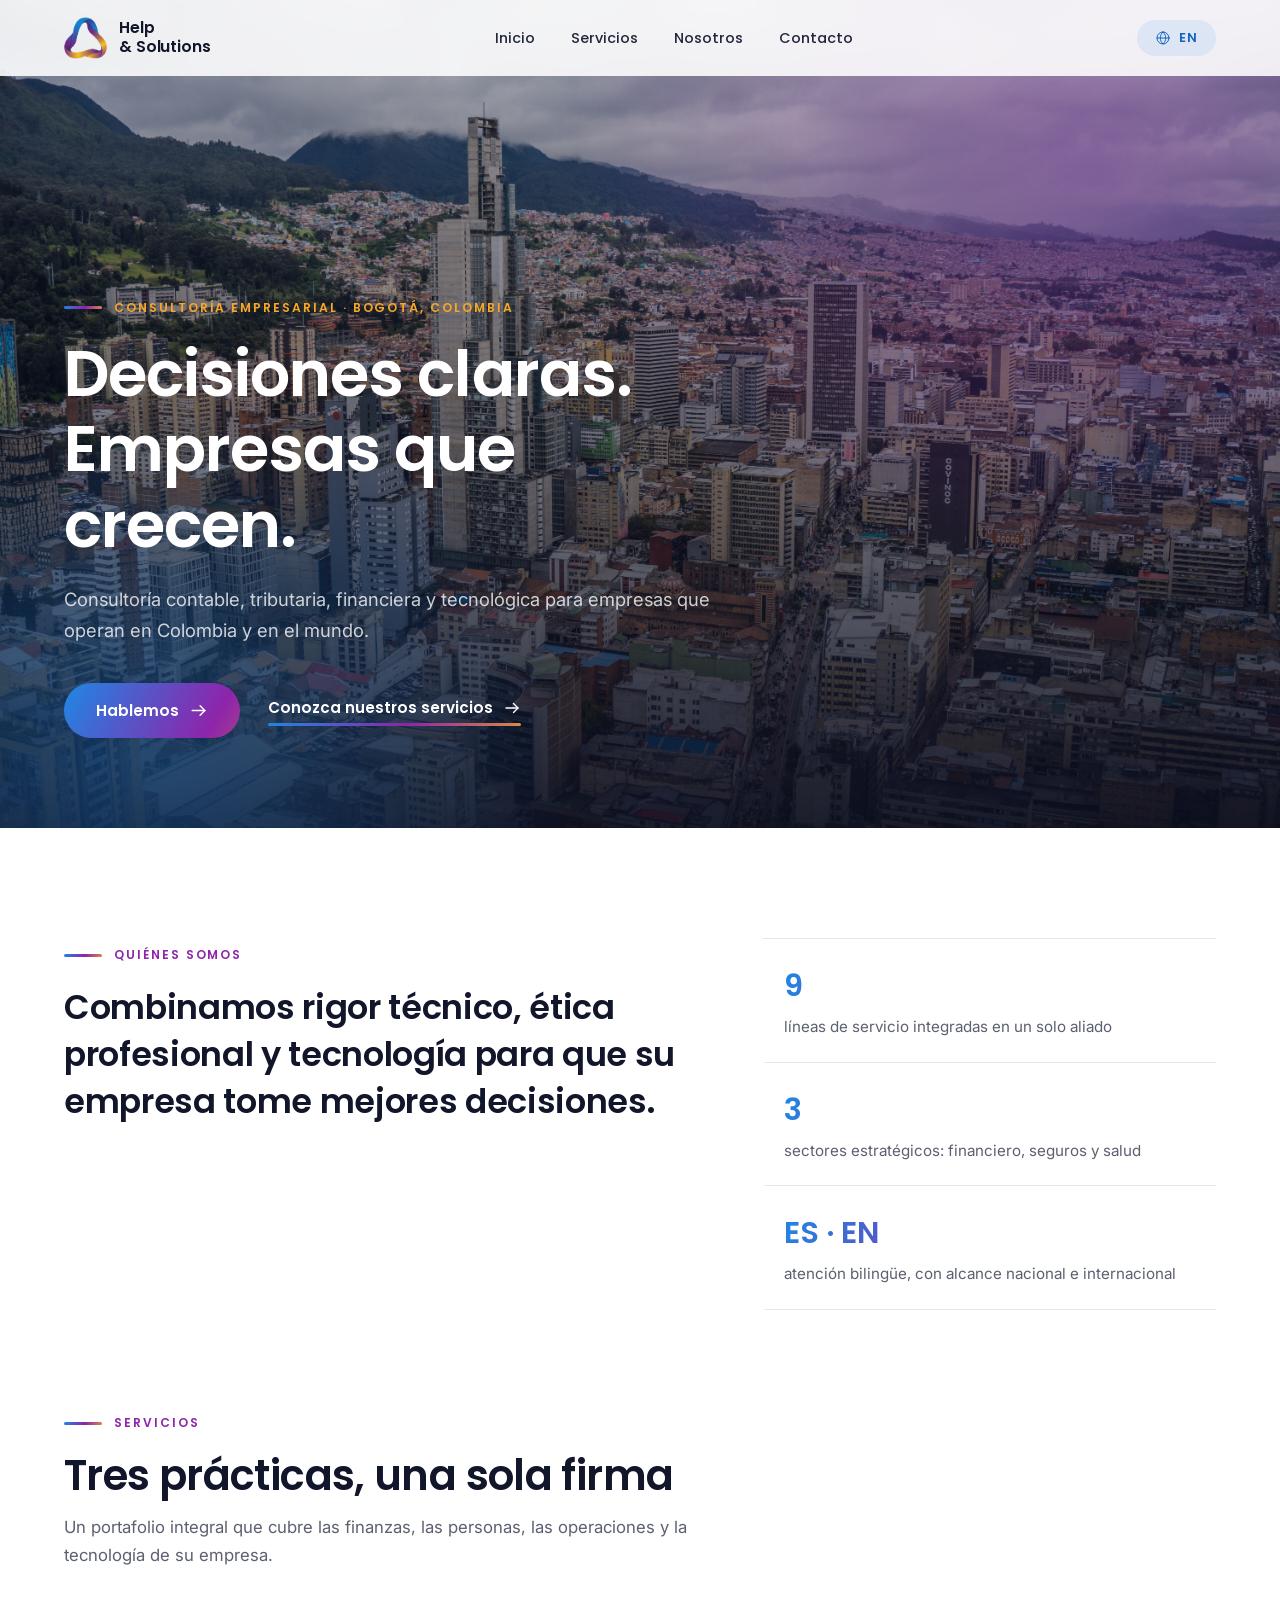
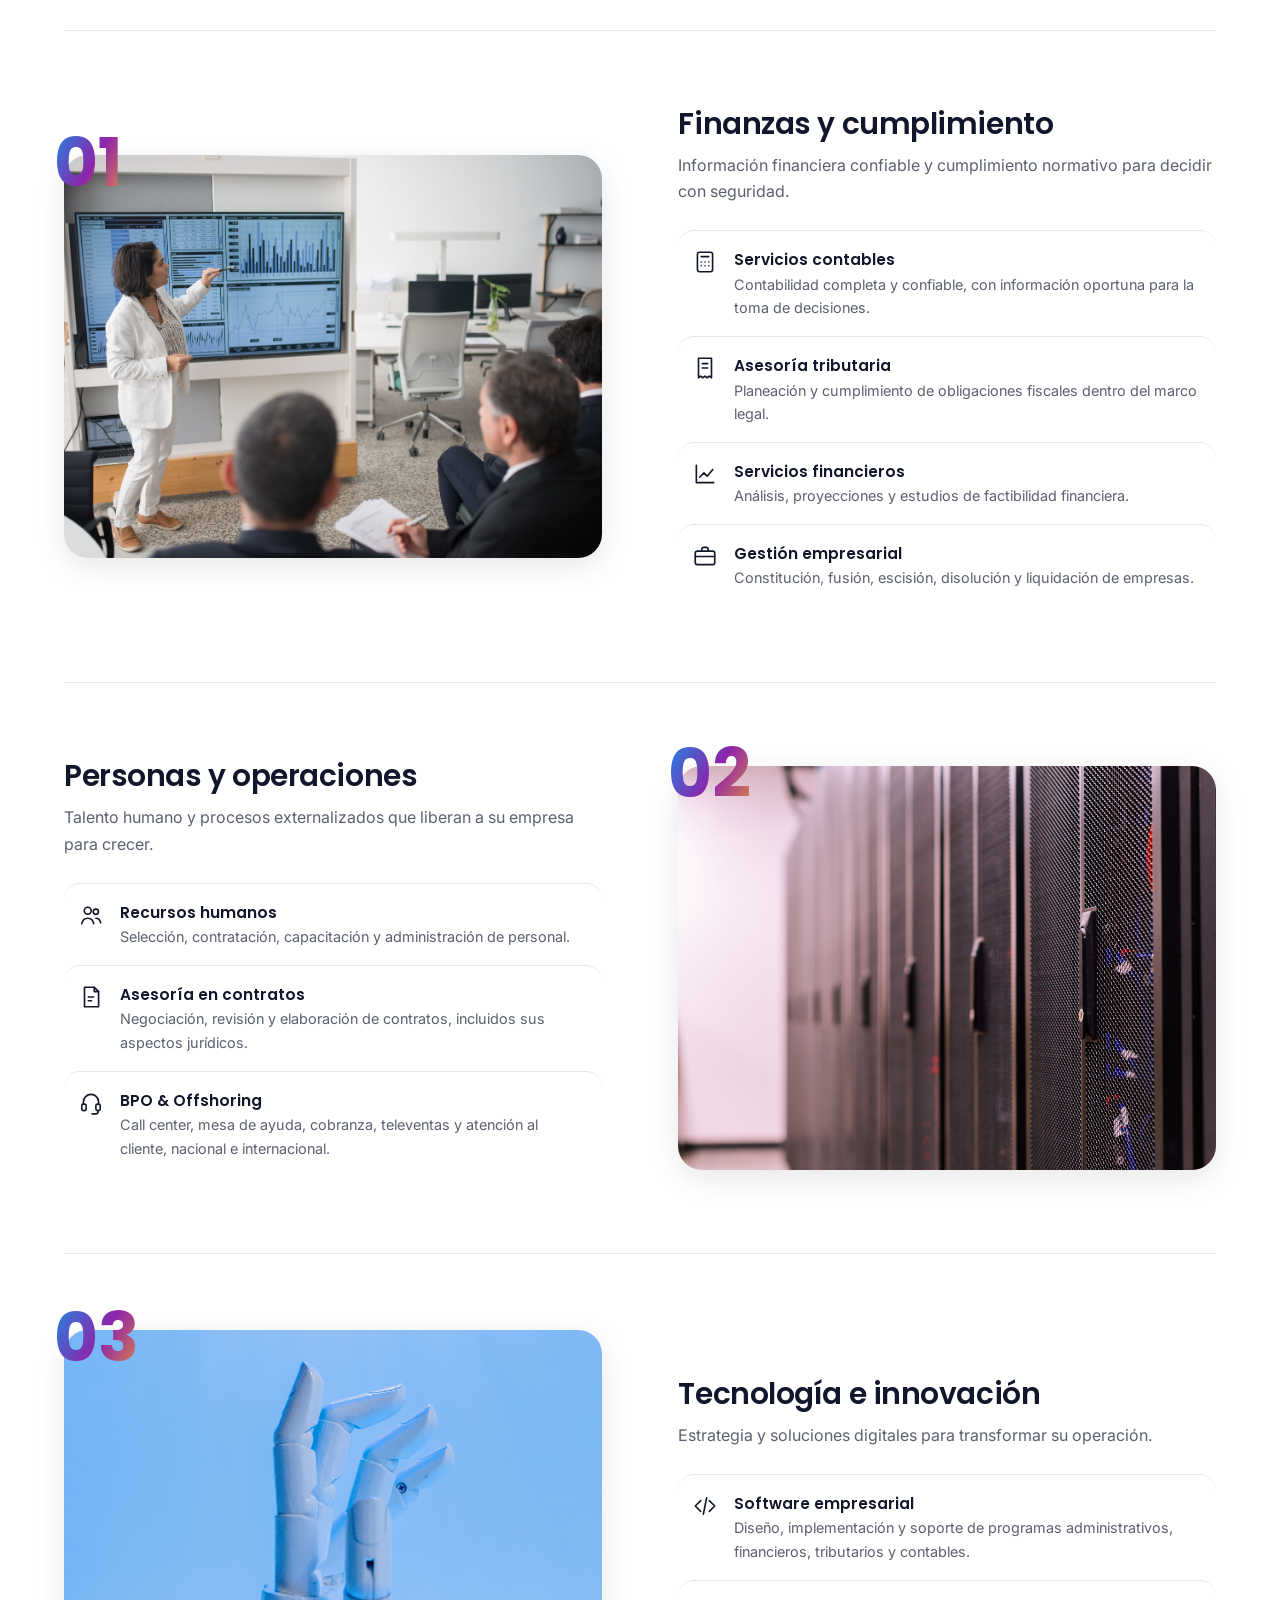
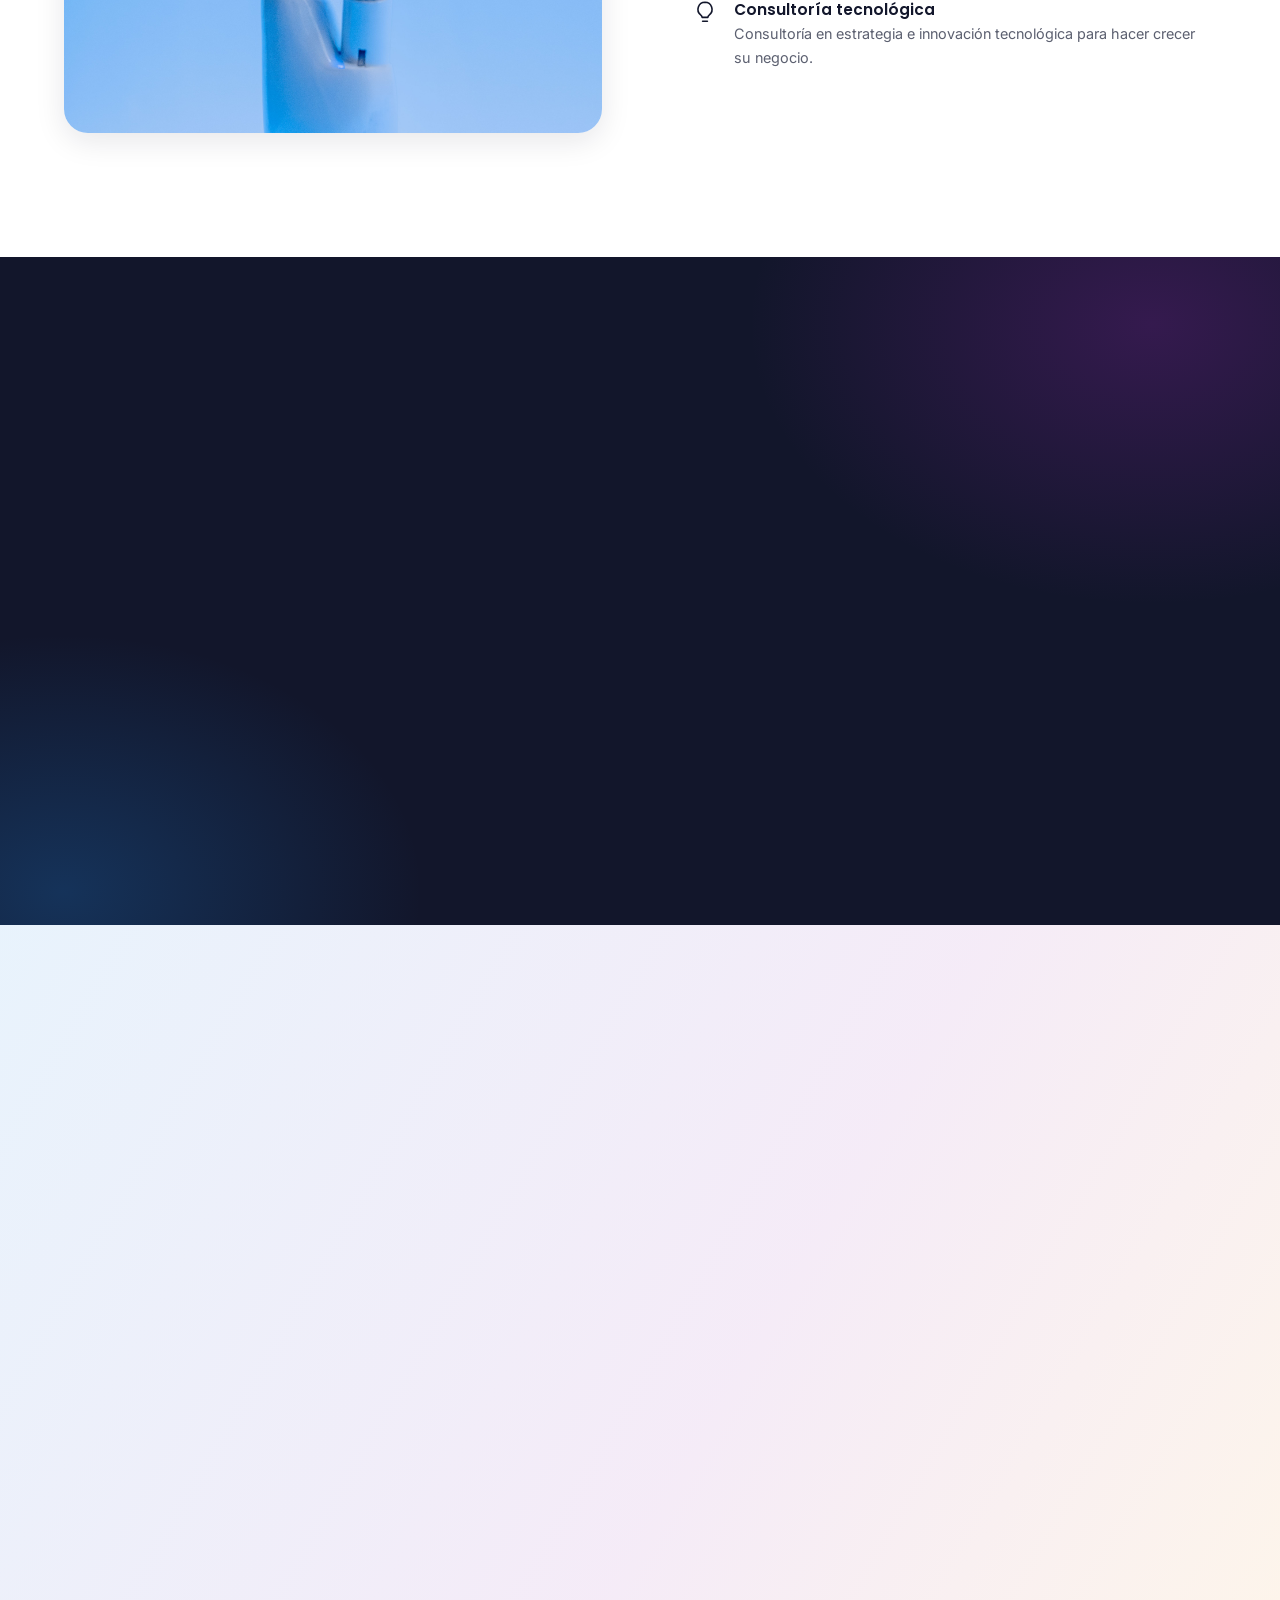
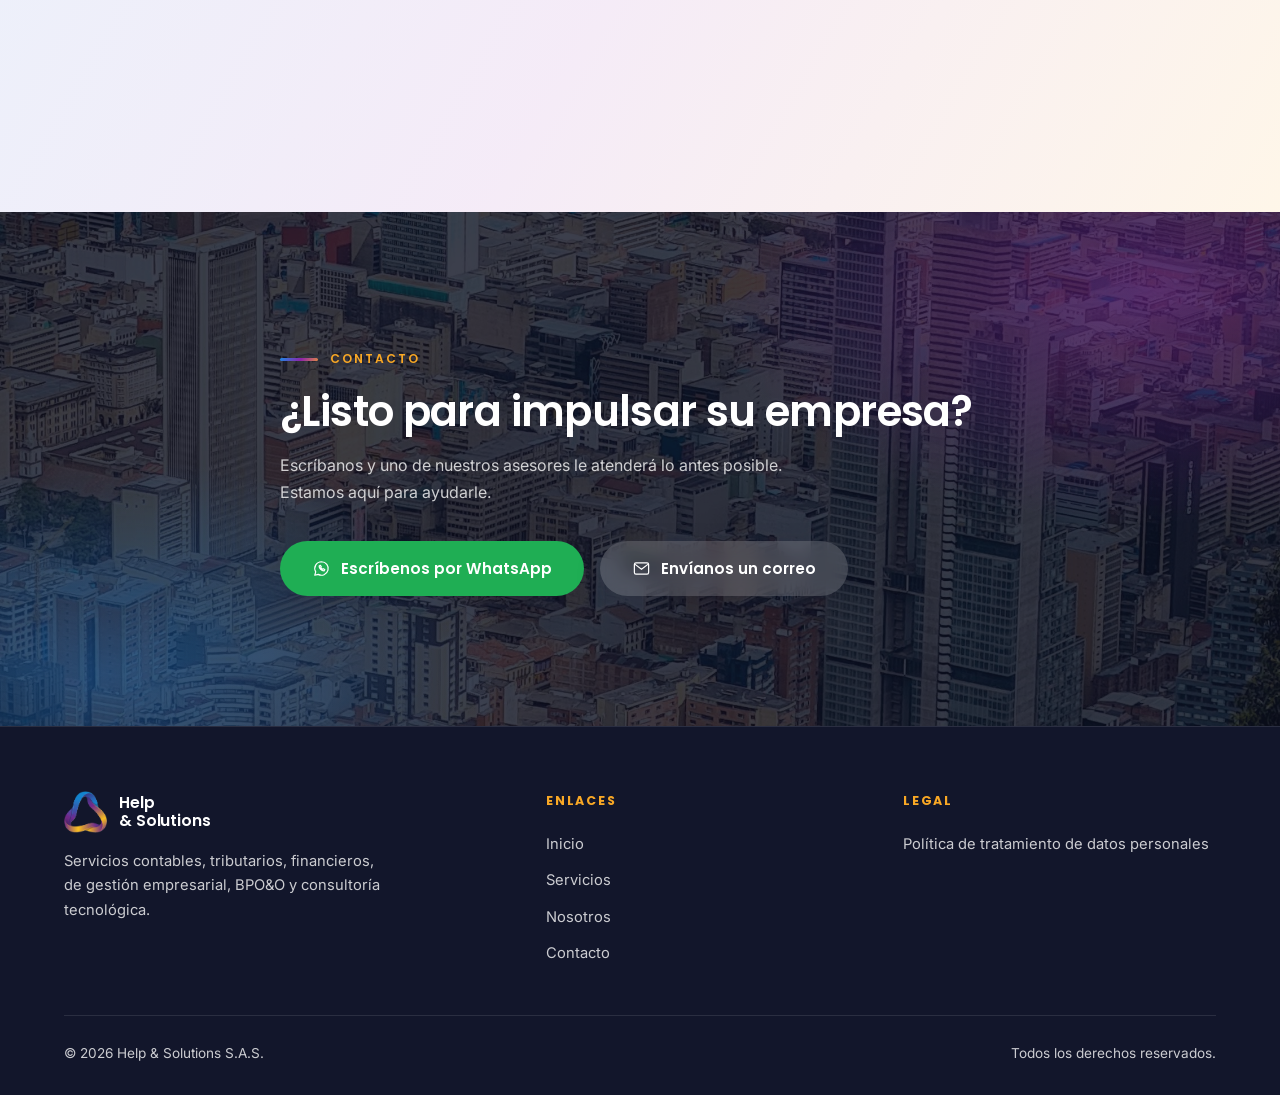
<file: index.html>
<!DOCTYPE html>
<html lang="es">
<head>
  <meta charset="UTF-8" />
  <meta name="viewport" content="width=device-width, initial-scale=1.0" />
  <title>Help &amp; Solutions — Consultoría contable, financiera y tecnológica</title>
  <meta name="description" content="Help & Solutions: consultoría contable, tributaria, financiera, gestión empresarial, BPO&O y tecnología e innovación, desde Bogotá para Colombia y el mundo." />

  <!-- Open Graph -->
  <meta property="og:title" content="Help & Solutions" />
  <meta property="og:description" content="Consultoría contable, tributaria, financiera, BPO&O y tecnología e innovación." />
  <meta property="og:image" content="https://help-and-solutions.com/assets/logo-full.png" />
  <meta property="og:url" content="https://help-and-solutions.com/" />
  <meta property="og:type" content="website" />

  <link rel="icon" type="image/png" href="assets/logo-mark.png" />

  <link rel="preconnect" href="https://fonts.googleapis.com" />
  <link rel="preconnect" href="https://fonts.gstatic.com" crossorigin />
  <link href="https://fonts.googleapis.com/css2?family=Poppins:wght@500;600;700&family=Inter:wght@400;500;600&display=swap" rel="stylesheet" />

  <link rel="stylesheet" href="css/styles.css" />
</head>
<body>

  <!-- ================= NAVBAR ================= -->
  <header class="navbar">
    <div class="container nav-inner">
      <a href="#inicio" class="brand">
        <img src="assets/logo-mark.png" alt="Help & Solutions" />
        <span class="brand-name">Help<br />&amp; Solutions</span>
      </a>

      <nav>
        <ul class="nav-links">
          <li><a href="#inicio" data-i18n="nav.home">Inicio</a></li>
          <li><a href="#servicios" data-i18n="nav.services">Servicios</a></li>
          <li><a href="#nosotros" data-i18n="nav.about">Nosotros</a></li>
          <li><a href="#contacto" data-i18n="nav.contact">Contacto</a></li>
        </ul>
      </nav>

      <div class="topbar-actions">
        <button class="lang-toggle" type="button" aria-label="Cambiar idioma / Switch language">
          <svg class="icon" viewBox="0 0 24 24" fill="none" stroke="currentColor" stroke-width="1.5" stroke-linecap="round" stroke-linejoin="round" aria-hidden="true"><circle cx="12" cy="12" r="9"/><path d="M3 12h18"/><path d="M12 3c2.6 2.5 4 5.6 4 9s-1.4 6.5-4 9c-2.6-2.5-4-5.6-4-9s1.4-6.5 4-9z"/></svg>
          <span class="lang-label">EN</span>
        </button>
        <button class="nav-burger" type="button" aria-label="Menú">
          <svg class="icon" viewBox="0 0 24 24" fill="none" stroke="currentColor" stroke-width="1.8" stroke-linecap="round" aria-hidden="true"><path d="M4 7h16M4 12h16M4 17h16"/></svg>
        </button>
      </div>
    </div>
  </header>

  <!-- ================= HERO ================= -->
  <section class="hero" id="inicio">
    <img class="hero-bg" src="assets/pexels-juan-felipe-ramirez-312591454-19676357.jpg" alt="Panorámica de Bogotá, Colombia" />
    <div class="container">
      <span class="eyebrow light" data-i18n="hero.eyebrow">Consultoría empresarial · Bogotá, Colombia</span>
      <h1 data-i18n="hero.title">Decisiones claras. Empresas que crecen.</h1>
      <p data-i18n="hero.subtitle">Consultoría contable, tributaria, financiera y tecnológica para empresas que operan en Colombia y en el mundo.</p>
      <div class="hero-cta">
        <a href="#contacto" class="btn btn-gold">
          <span data-i18n="hero.cta1">Hablemos</span>
          <svg class="icon" viewBox="0 0 24 24" fill="none" stroke="currentColor" stroke-width="1.8" stroke-linecap="round" stroke-linejoin="round" aria-hidden="true"><path d="M4 12h16"/><path d="M14 6l6 6-6 6"/></svg>
        </a>
        <a href="#servicios" class="arrow-link light">
          <span data-i18n="hero.cta2">Conozca nuestros servicios</span>
          <svg class="icon" viewBox="0 0 24 24" fill="none" stroke="currentColor" stroke-width="1.8" stroke-linecap="round" stroke-linejoin="round" aria-hidden="true"><path d="M4 12h16"/><path d="M14 6l6 6-6 6"/></svg>
        </a>
      </div>
    </div>
  </section>

  <!-- ================= INTRO ================= -->
  <section class="intro">
    <div class="container intro-grid">
      <div class="reveal">
        <span class="eyebrow" data-i18n="intro.eyebrow">Quiénes somos</span>
        <p class="intro-statement" data-i18n="intro.statement">Combinamos rigor técnico, ética profesional y tecnología para que su empresa tome mejores decisiones.</p>
      </div>
      <div class="facts reveal">
        <div class="fact">
          <strong>9</strong>
          <span data-i18n="intro.f1">líneas de servicio integradas en un solo aliado</span>
        </div>
        <div class="fact">
          <strong>3</strong>
          <span data-i18n="intro.f2">sectores estratégicos: financiero, seguros y salud</span>
        </div>
        <div class="fact">
          <strong>ES · EN</strong>
          <span data-i18n="intro.f3">atención bilingüe, con alcance nacional e internacional</span>
        </div>
      </div>
    </div>
  </section>

  <!-- ================= PRACTICES ================= -->
  <section class="practices" id="servicios">
    <div class="container">
      <div class="section-head reveal">
        <span class="eyebrow" data-i18n="services.tag">Servicios</span>
        <h2 class="section-title" data-i18n="services.title">Tres prácticas, una sola firma</h2>
        <p class="section-sub" data-i18n="services.subtitle">Un portafolio integral que cubre las finanzas, las personas, las operaciones y la tecnología de su empresa.</p>
      </div>

      <!-- 01 Finanzas -->
      <article class="practice reveal">
        <div class="practice-media">
          <span class="practice-num">01</span>
          <div class="media-frame"><img src="assets/pexels-kampus-8353802.jpg" alt="Asesora presentando resultados financieros a ejecutivos" /></div>
        </div>
        <div>
          <h3 data-i18n="areas.a1.title">Finanzas y cumplimiento</h3>
          <p data-i18n="areas.a1.desc">Información financiera confiable y cumplimiento normativo para decidir con seguridad.</p>
          <ul class="service-list">
            <li>
              <img src="assets/icons/calculator.svg" alt="" />
              <div>
                <strong data-i18n="services.s1.title">Servicios contables</strong>
                <p data-i18n="services.s1.desc">Contabilidad completa y confiable, con información oportuna para la toma de decisiones.</p>
              </div>
            </li>
            <li>
              <img src="assets/icons/receipt.svg" alt="" />
              <div>
                <strong data-i18n="services.s2.title">Asesoría tributaria</strong>
                <p data-i18n="services.s2.desc">Planeación y cumplimiento de obligaciones fiscales dentro del marco legal.</p>
              </div>
            </li>
            <li>
              <img src="assets/icons/chart-growth.svg" alt="" />
              <div>
                <strong data-i18n="services.s3.title">Servicios financieros</strong>
                <p data-i18n="services.s3.desc">Análisis, proyecciones y estudios de factibilidad financiera.</p>
              </div>
            </li>
            <li>
              <img src="assets/icons/briefcase.svg" alt="" />
              <div>
                <strong data-i18n="services.s4.title">Gestión empresarial</strong>
                <p data-i18n="services.s4.desc">Constitución, fusión, escisión, disolución y liquidación de empresas.</p>
              </div>
            </li>
          </ul>
        </div>
      </article>

      <!-- 02 Personas y operaciones -->
      <article class="practice reveal">
        <div class="practice-media">
          <span class="practice-num">02</span>
          <div class="media-frame"><img src="assets/pexels-brett-sayles-5203849.jpg" alt="Centro de datos con racks de servidores" /></div>
        </div>
        <div>
          <h3 data-i18n="areas.a2.title">Personas y operaciones</h3>
          <p data-i18n="areas.a2.desc">Talento humano y procesos externalizados que liberan a su empresa para crecer.</p>
          <ul class="service-list">
            <li>
              <img src="assets/icons/people.svg" alt="" />
              <div>
                <strong data-i18n="services.s5.title">Recursos humanos</strong>
                <p data-i18n="services.s5.desc">Selección, contratación, capacitación y administración de personal.</p>
              </div>
            </li>
            <li>
              <img src="assets/icons/contract.svg" alt="" />
              <div>
                <strong data-i18n="services.s7.title">Asesoría en contratos</strong>
                <p data-i18n="services.s7.desc">Negociación, revisión y elaboración de contratos, incluidos sus aspectos jurídicos.</p>
              </div>
            </li>
            <li>
              <img src="assets/icons/headset.svg" alt="" />
              <div>
                <strong data-i18n="services.s8.title">BPO &amp; Offshoring</strong>
                <p data-i18n="services.s8.desc">Call center, mesa de ayuda, cobranza, televentas y atención al cliente, nacional e internacional.</p>
              </div>
            </li>
          </ul>
        </div>
      </article>

      <!-- 03 Tecnología -->
      <article class="practice reveal">
        <div class="practice-media">
          <span class="practice-num">03</span>
          <div class="media-frame"><img src="assets/pexels-tara-winstead-8386363.jpg" alt="Mano robótica sobre fondo azul, símbolo de innovación" /></div>
        </div>
        <div>
          <h3 data-i18n="areas.a3.title">Tecnología e innovación</h3>
          <p data-i18n="areas.a3.desc">Estrategia y soluciones digitales para transformar su operación.</p>
          <ul class="service-list">
            <li>
              <img src="assets/icons/code.svg" alt="" />
              <div>
                <strong data-i18n="services.s6.title">Software empresarial</strong>
                <p data-i18n="services.s6.desc">Diseño, implementación y soporte de programas administrativos, financieros, tributarios y contables.</p>
              </div>
            </li>
            <li>
              <img src="assets/icons/lightbulb.svg" alt="" />
              <div>
                <strong data-i18n="services.s9.title">Consultoría tecnológica</strong>
                <p data-i18n="services.s9.desc">Consultoría en estrategia e innovación tecnológica para hacer crecer su negocio.</p>
              </div>
            </li>
          </ul>
        </div>
      </article>
    </div>
  </section>

  <!-- ================= VALUES ================= -->
  <section class="values on-dark">
    <div class="container">
      <div class="section-head reveal">
        <span class="eyebrow" data-i18n="values.tag">Nuestros principios</span>
        <h2 class="section-title" data-i18n="values.title">Principios que guían nuestro trabajo</h2>
      </div>
      <div class="values-grid">
        <div class="value reveal"><strong data-i18n="values.v1">Calidad</strong><span data-i18n="values.v1d">En cada entregable y en cada interacción.</span></div>
        <div class="value reveal"><strong data-i18n="values.v2">Ética profesional</strong><span data-i18n="values.v2d">Actuamos con integridad y transparencia.</span></div>
        <div class="value reveal"><strong data-i18n="values.v3">Eficacia</strong><span data-i18n="values.v3d">Resultados que cumplen lo prometido.</span></div>
        <div class="value reveal"><strong data-i18n="values.v4">Eficiencia</strong><span data-i18n="values.v4d">Procesos que optimizan tiempo y recursos.</span></div>
        <div class="value reveal"><strong data-i18n="values.v5">Honestidad</strong><span data-i18n="values.v5d">Relaciones basadas en la confianza.</span></div>
        <div class="value reveal"><strong data-i18n="values.v6">Cumplimiento</strong><span data-i18n="values.v6d">Rigor normativo y compromiso con los plazos.</span></div>
      </div>
    </div>
  </section>

  <!-- ================= ABOUT ================= -->
  <section class="about" id="nosotros">
    <div class="container about-inner">
      <div class="about-media reveal">
        <img src="assets/pexels-mikhail-nilov-7988207.jpg" alt="Equipo de trabajo en reunión frente a pantalla con datos" />
      </div>
      <div class="about-text reveal">
        <span class="eyebrow" data-i18n="about.tag">Nosotros</span>
        <h2 class="section-title" data-i18n="about.title">Su aliado estratégico en Colombia y el mundo</h2>
        <p data-i18n="about.p1">En Help & Solutions prestamos servicios contables, de asesoría tributaria, financieros y de gestión empresarial, así como servicios de BPO&O (Business Process Outsourcing & Offshoring) a nivel nacional e internacional.</p>
        <p data-i18n="about.p2">Contribuimos al crecimiento de la profesión a través de la actualización, capacitación e investigación constante, logrando pleno equilibrio entre rentabilidad y beneficio para nuestros clientes.</p>
        <div class="about-badges">
          <span class="badge" data-i18n="about.b1">Sector financiero</span>
          <span class="badge" data-i18n="about.b2">Sector seguros</span>
          <span class="badge" data-i18n="about.b3">Sector salud</span>
          <span class="badge" data-i18n="about.b4">Alcance internacional</span>
        </div>
      </div>
    </div>
  </section>

  <!-- ================= CONTACT ================= -->
  <section class="contact" id="contacto">
    <img class="contact-bg" src="assets/pexels-naldoandando-13834665.jpg" alt="" aria-hidden="true" />
    <div class="container">
      <span class="eyebrow light" data-i18n="contact.tag">Contacto</span>
      <h2 data-i18n="contact.title">¿Listo para impulsar su empresa?</h2>
      <p data-i18n="contact.subtitle">Escríbanos y uno de nuestros asesores le atenderá lo antes posible. Estamos aquí para ayudarle.</p>
      <div class="contact-actions">
        <!-- TODO: reemplazar 573000000000 por el número real de WhatsApp (código país + número, sin espacios ni +) -->
        <a class="btn btn-whatsapp" href="https://wa.me/573332436907" target="_blank" rel="noopener">
          <svg class="icon" viewBox="0 0 24 24" fill="none" stroke="currentColor" stroke-width="1.5" stroke-linecap="round" stroke-linejoin="round" aria-hidden="true"><path d="M12 3.5a8.5 8.5 0 0 0-7.3 12.8L3.5 20.5l4.3-1.1A8.5 8.5 0 1 0 12 3.5z"/><path d="M9 8.8c0 3.4 2.8 6.2 6.2 6.2l.9-1.6-2-1.2-1 .9a4.7 4.7 0 0 1-2.2-2.2l.9-1-1.2-2L9 8.8z"/></svg>
          <span data-i18n="contact.whatsapp">Escríbenos por WhatsApp</span>
        </a>
        <a class="btn btn-ghost" href="mailto:contactenos@help-and-solutions.com">
          <svg class="icon" viewBox="0 0 24 24" fill="none" stroke="currentColor" stroke-width="1.5" stroke-linecap="round" stroke-linejoin="round" aria-hidden="true"><rect x="3" y="5" width="18" height="14" rx="2"/><path d="M3.5 6.5L12 13l8.5-6.5"/></svg>
          <span data-i18n="contact.email">Envíanos un correo</span>
        </a>
      </div>
    </div>
  </section>

  <!-- ================= FOOTER ================= -->
  <footer class="footer">
    <div class="container">
      <div class="footer-grid">
        <div>
          <a href="#inicio" class="brand" style="color:#fff;">
            <img src="assets/logo-mark.png" alt="Help & Solutions" />
            <span class="brand-name">Help<br />&amp; Solutions</span>
          </a>
          <p class="footer-about" data-i18n="footer.about">Servicios contables, tributarios, financieros, de gestión empresarial, BPO&O y consultoría tecnológica.</p>
        </div>
        <div>
          <h4 data-i18n="footer.links">Enlaces</h4>
          <ul>
            <li><a href="#inicio" data-i18n="nav.home">Inicio</a></li>
            <li><a href="#servicios" data-i18n="nav.services">Servicios</a></li>
            <li><a href="#nosotros" data-i18n="nav.about">Nosotros</a></li>
            <li><a href="#contacto" data-i18n="nav.contact">Contacto</a></li>
          </ul>
        </div>
        <div>
          <h4 data-i18n="footer.legal">Legal</h4>
          <ul>
            <li><a href="politica-datos.html" data-i18n="footer.policy">Política de tratamiento de datos personales</a></li>
          </ul>
        </div>
      </div>
      <div class="footer-bottom">
        <span>© 2026 Help &amp; Solutions S.A.S.</span>
        <span data-i18n="footer.rights">Todos los derechos reservados.</span>
      </div>
    </div>
  </footer>

  <script src="js/main.js"></script>
</body>
</html>
</file>
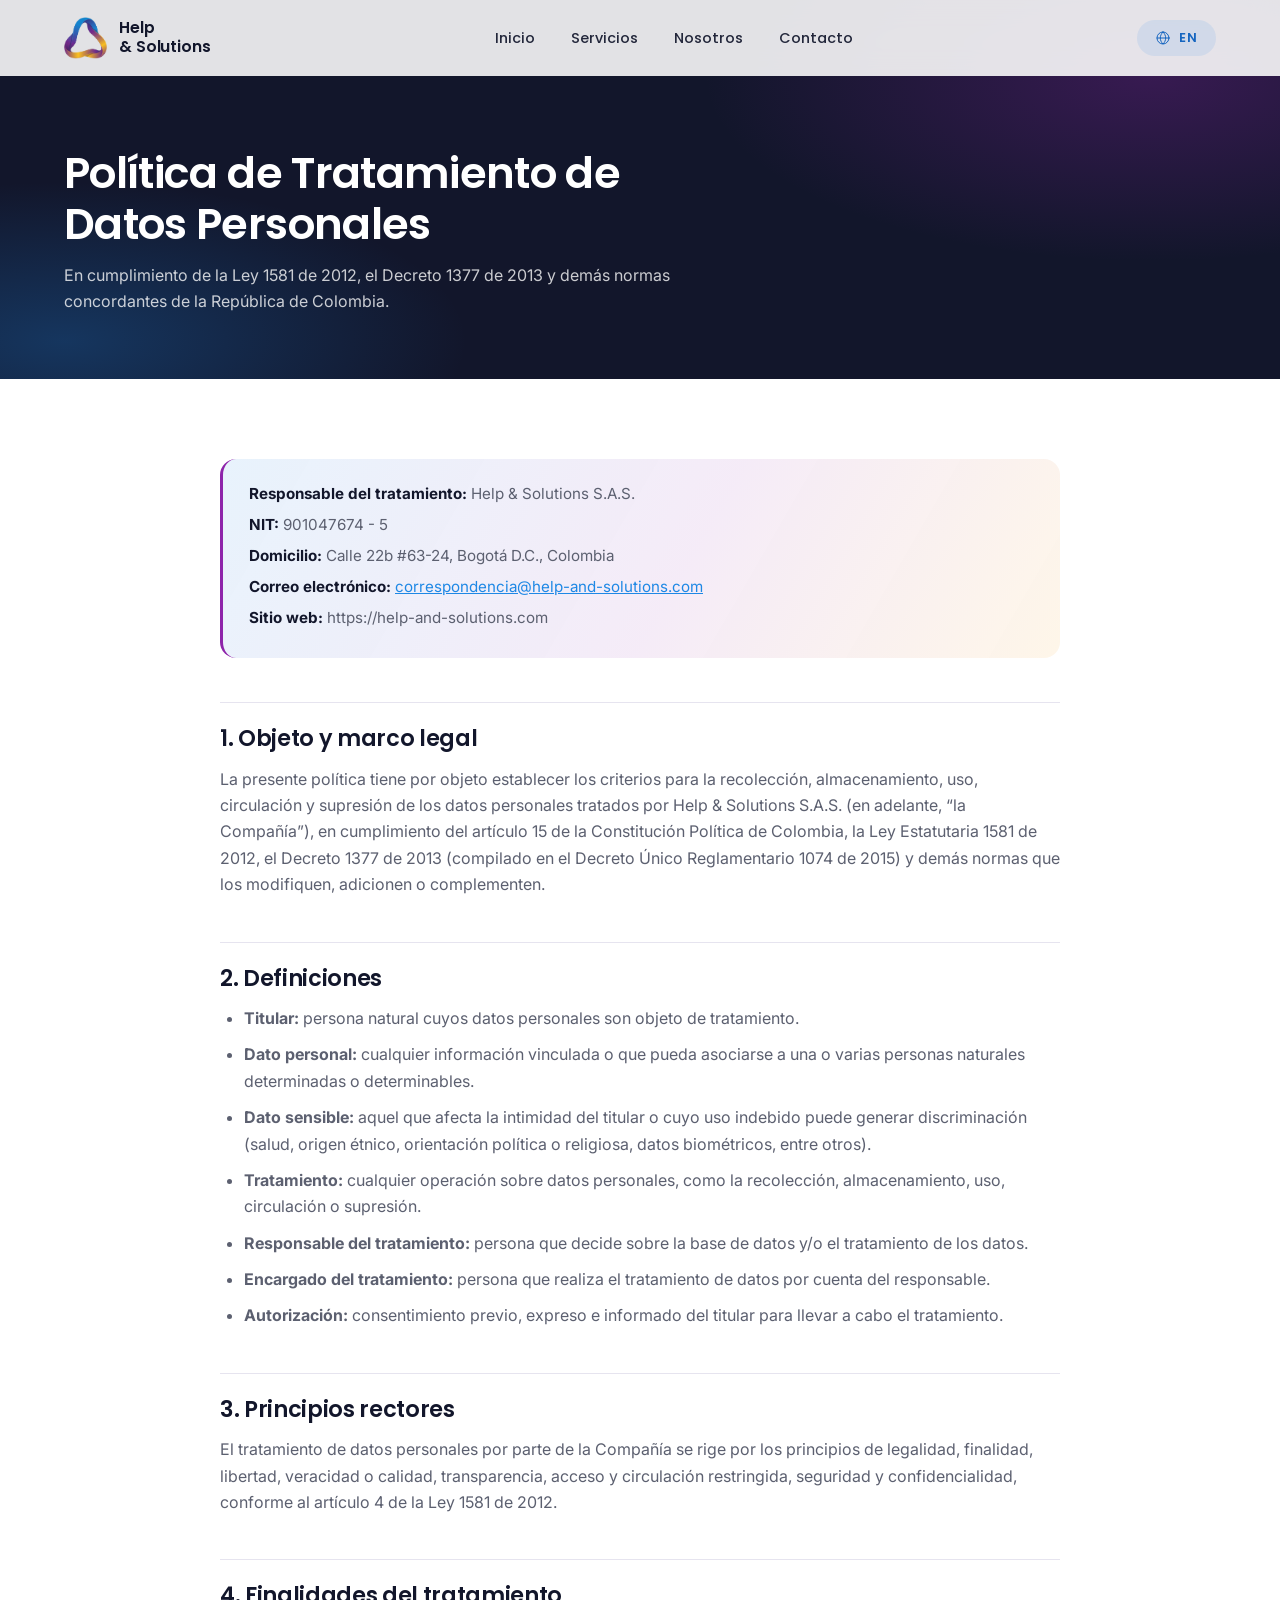
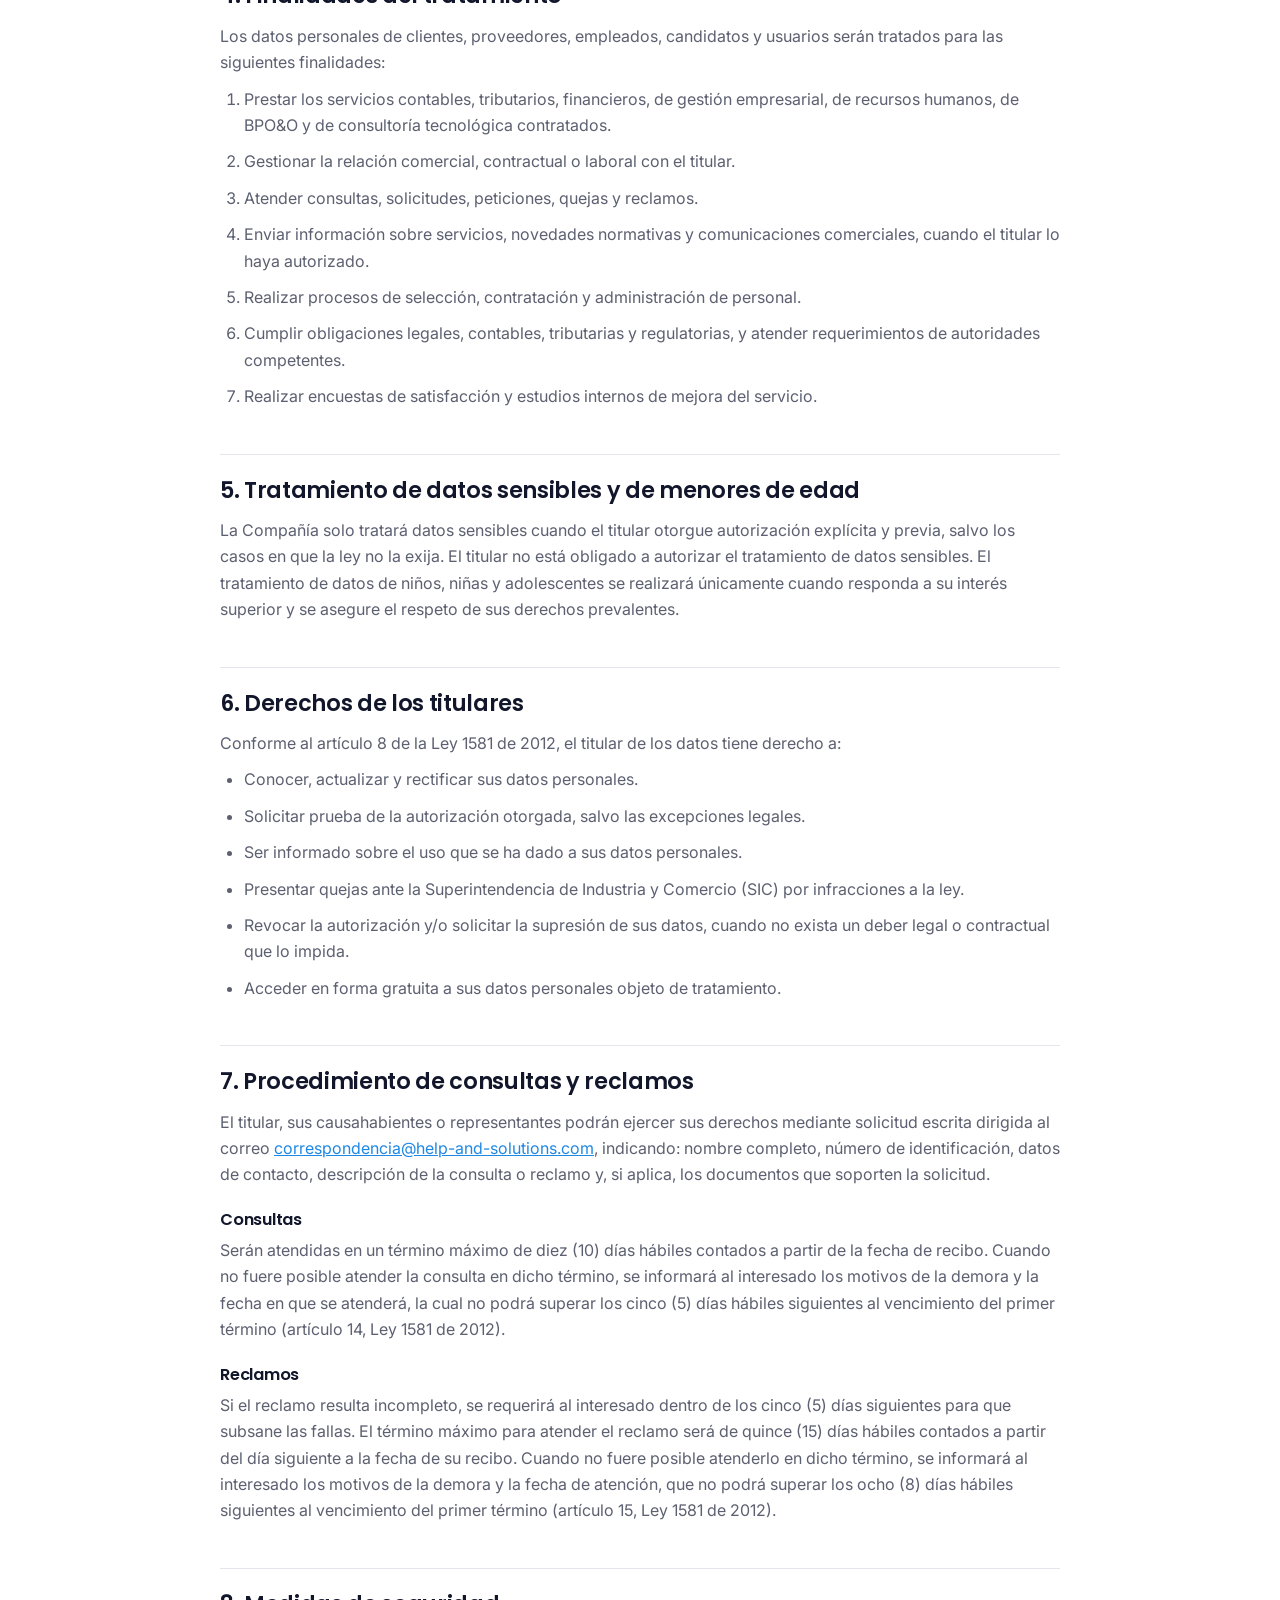
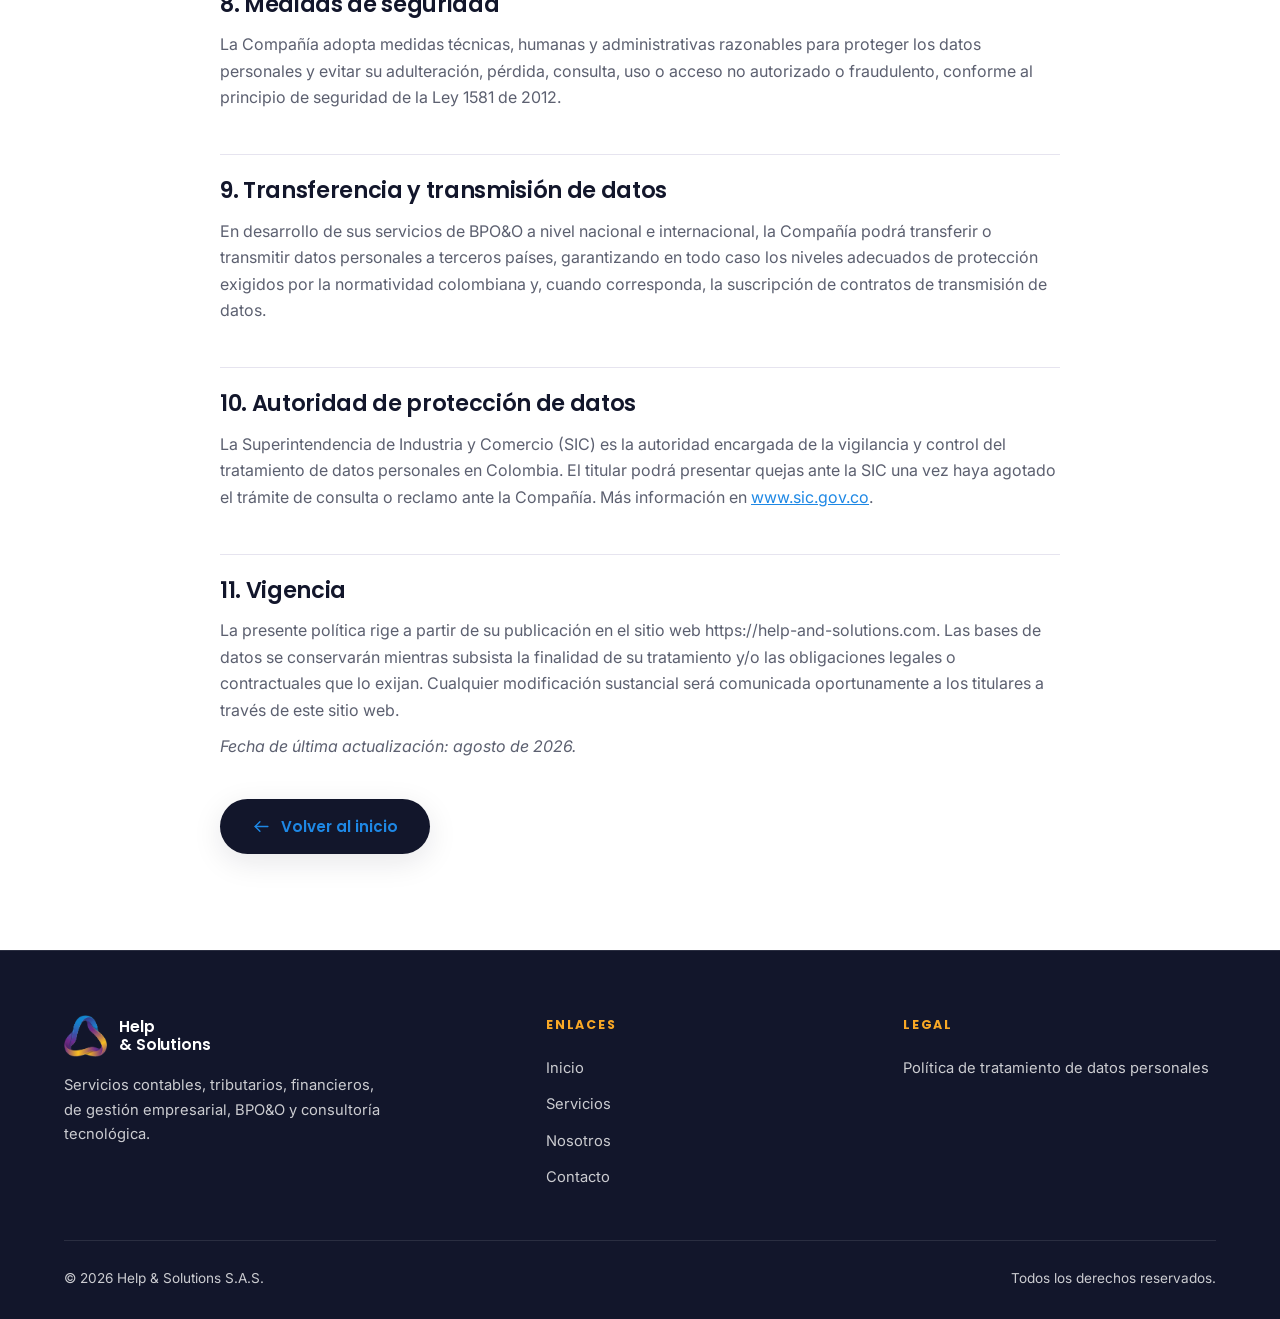
<file: politica-datos.html>
<!DOCTYPE html>
<html lang="es">
<head>
  <meta charset="UTF-8" />
  <meta name="viewport" content="width=device-width, initial-scale=1.0" />
  <title>Política de Tratamiento de Datos Personales - Help &amp; Solutions</title>
  <meta name="description" content="Política de tratamiento de datos personales de Help & Solutions S.A.S., conforme a la Ley 1581 de 2012 y el Decreto 1377 de 2013 de Colombia." />

  <link rel="icon" type="image/png" href="assets/logo-mark.png" />

  <link rel="preconnect" href="https://fonts.googleapis.com" />
  <link rel="preconnect" href="https://fonts.gstatic.com" crossorigin />
  <link href="https://fonts.googleapis.com/css2?family=Poppins:wght@500;600;700&family=Inter:wght@400;500;600&display=swap" rel="stylesheet" />

  <link rel="stylesheet" href="css/styles.css" />
</head>
<body>

  <!-- ================= NAVBAR ================= -->
  <header class="navbar">
    <div class="container nav-inner">
      <a href="index.html" class="brand">
        <img src="assets/logo-mark.png" alt="Help & Solutions" />
        <span class="brand-name">Help<br />&amp; Solutions</span>
      </a>

      <nav>
        <ul class="nav-links">
          <li><a href="index.html" data-i18n="nav.home">Inicio</a></li>
          <li><a href="index.html#servicios" data-i18n="nav.services">Servicios</a></li>
          <li><a href="index.html#nosotros" data-i18n="nav.about">Nosotros</a></li>
          <li><a href="index.html#contacto" data-i18n="nav.contact">Contacto</a></li>
        </ul>
      </nav>

      <div class="topbar-actions">
        <button class="lang-toggle" type="button" aria-label="Cambiar idioma / Switch language">
          <svg class="icon" viewBox="0 0 24 24" fill="none" stroke="currentColor" stroke-width="1.5" stroke-linecap="round" stroke-linejoin="round" aria-hidden="true"><circle cx="12" cy="12" r="9"/><path d="M3 12h18"/><path d="M12 3c2.6 2.5 4 5.6 4 9s-1.4 6.5-4 9c-2.6-2.5-4-5.6-4-9s1.4-6.5 4-9z"/></svg>
          <span class="lang-label">EN</span>
        </button>
        <button class="nav-burger" type="button" aria-label="Menú">
          <svg class="icon" viewBox="0 0 24 24" fill="none" stroke="currentColor" stroke-width="1.8" stroke-linecap="round" aria-hidden="true"><path d="M4 7h16M4 12h16M4 17h16"/></svg>
        </button>
      </div>
    </div>
  </header>

  <!-- ================= HERO ================= -->
  <section class="policy-hero">
    <div class="container">
      <h1 data-i18n="policy.title">Política de Tratamiento de Datos Personales</h1>
      <p data-i18n="policy.subtitle">En cumplimiento de la Ley 1581 de 2012, el Decreto 1377 de 2013 y demás normas concordantes de la República de Colombia.</p>
    </div>
  </section>

  <!-- ================= BODY (ES) ================= -->
  <main class="policy-body">
    <div class="container" data-lang-block="es">

      <div class="policy-meta">
        <p><strong>Responsable del tratamiento:</strong> Help &amp; Solutions S.A.S.</p>
        <p><strong>NIT:</strong> 901047674 - 5</p>
        <p><strong>Domicilio:</strong> Calle 22b #63-24, Bogotá D.C., Colombia</p>
        <p><strong>Correo electrónico:</strong> <a href="mailto:correspondencia@help-and-solutions.com">correspondencia@help-and-solutions.com</a></p>
        <p><strong>Sitio web:</strong> https://help-and-solutions.com</p>
      </div>

      <h2>1. Objeto y marco legal</h2>
      <p>La presente política tiene por objeto establecer los criterios para la recolección, almacenamiento, uso, circulación y supresión de los datos personales tratados por Help &amp; Solutions S.A.S. (en adelante, “la Compañía”), en cumplimiento del artículo 15 de la Constitución Política de Colombia, la Ley Estatutaria 1581 de 2012, el Decreto 1377 de 2013 (compilado en el Decreto Único Reglamentario 1074 de 2015) y demás normas que los modifiquen, adicionen o complementen.</p>

      <h2>2. Definiciones</h2>
      <ul>
        <li><strong>Titular:</strong> persona natural cuyos datos personales son objeto de tratamiento.</li>
        <li><strong>Dato personal:</strong> cualquier información vinculada o que pueda asociarse a una o varias personas naturales determinadas o determinables.</li>
        <li><strong>Dato sensible:</strong> aquel que afecta la intimidad del titular o cuyo uso indebido puede generar discriminación (salud, origen étnico, orientación política o religiosa, datos biométricos, entre otros).</li>
        <li><strong>Tratamiento:</strong> cualquier operación sobre datos personales, como la recolección, almacenamiento, uso, circulación o supresión.</li>
        <li><strong>Responsable del tratamiento:</strong> persona que decide sobre la base de datos y/o el tratamiento de los datos.</li>
        <li><strong>Encargado del tratamiento:</strong> persona que realiza el tratamiento de datos por cuenta del responsable.</li>
        <li><strong>Autorización:</strong> consentimiento previo, expreso e informado del titular para llevar a cabo el tratamiento.</li>
      </ul>

      <h2>3. Principios rectores</h2>
      <p>El tratamiento de datos personales por parte de la Compañía se rige por los principios de legalidad, finalidad, libertad, veracidad o calidad, transparencia, acceso y circulación restringida, seguridad y confidencialidad, conforme al artículo 4 de la Ley 1581 de 2012.</p>

      <h2>4. Finalidades del tratamiento</h2>
      <p>Los datos personales de clientes, proveedores, empleados, candidatos y usuarios serán tratados para las siguientes finalidades:</p>
      <ol>
        <li>Prestar los servicios contables, tributarios, financieros, de gestión empresarial, de recursos humanos, de BPO&amp;O y de consultoría tecnológica contratados.</li>
        <li>Gestionar la relación comercial, contractual o laboral con el titular.</li>
        <li>Atender consultas, solicitudes, peticiones, quejas y reclamos.</li>
        <li>Enviar información sobre servicios, novedades normativas y comunicaciones comerciales, cuando el titular lo haya autorizado.</li>
        <li>Realizar procesos de selección, contratación y administración de personal.</li>
        <li>Cumplir obligaciones legales, contables, tributarias y regulatorias, y atender requerimientos de autoridades competentes.</li>
        <li>Realizar encuestas de satisfacción y estudios internos de mejora del servicio.</li>
      </ol>

      <h2>5. Tratamiento de datos sensibles y de menores de edad</h2>
      <p>La Compañía solo tratará datos sensibles cuando el titular otorgue autorización explícita y previa, salvo los casos en que la ley no la exija. El titular no está obligado a autorizar el tratamiento de datos sensibles. El tratamiento de datos de niños, niñas y adolescentes se realizará únicamente cuando responda a su interés superior y se asegure el respeto de sus derechos prevalentes.</p>

      <h2>6. Derechos de los titulares</h2>
      <p>Conforme al artículo 8 de la Ley 1581 de 2012, el titular de los datos tiene derecho a:</p>
      <ul>
        <li>Conocer, actualizar y rectificar sus datos personales.</li>
        <li>Solicitar prueba de la autorización otorgada, salvo las excepciones legales.</li>
        <li>Ser informado sobre el uso que se ha dado a sus datos personales.</li>
        <li>Presentar quejas ante la Superintendencia de Industria y Comercio (SIC) por infracciones a la ley.</li>
        <li>Revocar la autorización y/o solicitar la supresión de sus datos, cuando no exista un deber legal o contractual que lo impida.</li>
        <li>Acceder en forma gratuita a sus datos personales objeto de tratamiento.</li>
      </ul>

      <h2>7. Procedimiento de consultas y reclamos</h2>
      <p>El titular, sus causahabientes o representantes podrán ejercer sus derechos mediante solicitud escrita dirigida al correo <a href="mailto:correspondencia@help-and-solutions.com">correspondencia@help-and-solutions.com</a>, indicando: nombre completo, número de identificación, datos de contacto, descripción de la consulta o reclamo y, si aplica, los documentos que soporten la solicitud.</p>
      <h3>Consultas</h3>
      <p>Serán atendidas en un término máximo de diez (10) días hábiles contados a partir de la fecha de recibo. Cuando no fuere posible atender la consulta en dicho término, se informará al interesado los motivos de la demora y la fecha en que se atenderá, la cual no podrá superar los cinco (5) días hábiles siguientes al vencimiento del primer término (artículo 14, Ley 1581 de 2012).</p>
      <h3>Reclamos</h3>
      <p>Si el reclamo resulta incompleto, se requerirá al interesado dentro de los cinco (5) días siguientes para que subsane las fallas. El término máximo para atender el reclamo será de quince (15) días hábiles contados a partir del día siguiente a la fecha de su recibo. Cuando no fuere posible atenderlo en dicho término, se informará al interesado los motivos de la demora y la fecha de atención, que no podrá superar los ocho (8) días hábiles siguientes al vencimiento del primer término (artículo 15, Ley 1581 de 2012).</p>

      <h2>8. Medidas de seguridad</h2>
      <p>La Compañía adopta medidas técnicas, humanas y administrativas razonables para proteger los datos personales y evitar su adulteración, pérdida, consulta, uso o acceso no autorizado o fraudulento, conforme al principio de seguridad de la Ley 1581 de 2012.</p>

      <h2>9. Transferencia y transmisión de datos</h2>
      <p>En desarrollo de sus servicios de BPO&amp;O a nivel nacional e internacional, la Compañía podrá transferir o transmitir datos personales a terceros países, garantizando en todo caso los niveles adecuados de protección exigidos por la normatividad colombiana y, cuando corresponda, la suscripción de contratos de transmisión de datos.</p>

      <h2>10. Autoridad de protección de datos</h2>
      <p>La Superintendencia de Industria y Comercio (SIC) es la autoridad encargada de la vigilancia y control del tratamiento de datos personales en Colombia. El titular podrá presentar quejas ante la SIC una vez haya agotado el trámite de consulta o reclamo ante la Compañía. Más información en <a href="https://www.sic.gov.co" target="_blank" rel="noopener">www.sic.gov.co</a>.</p>

      <h2>11. Vigencia</h2>
      <p>La presente política rige a partir de su publicación en el sitio web https://help-and-solutions.com. Las bases de datos se conservarán mientras subsista la finalidad de su tratamiento y/o las obligaciones legales o contractuales que lo exijan. Cualquier modificación sustancial será comunicada oportunamente a los titulares a través de este sitio web.</p>
      <p><em>Fecha de última actualización: agosto de 2026.</em></p>
    </div>

    <!-- ================= BODY (EN) ================= -->
    <div class="container" data-lang-block="en" hidden>

      <div class="policy-meta">
        <p><strong>Data controller:</strong> Help &amp; Solutions S.A.S.</p>
        <p><strong>Tax ID (NIT):</strong> 901047674 - 5</p>
        <p><strong>Address:</strong> Calle 22b #63-24, Bogotá D.C., Colombia</p>
        <p><strong>Email:</strong> <a href="mailto:correspondencia@help-and-solutions.com">correspondencia@help-and-solutions.com</a></p>
        <p><strong>Website:</strong> https://help-and-solutions.com</p>
      </div>

      <h2>1. Purpose and legal framework</h2>
      <p>This policy establishes the criteria for the collection, storage, use, circulation and deletion of personal data processed by Help &amp; Solutions S.A.S. (hereinafter, “the Company”), in compliance with Article 15 of the Political Constitution of Colombia, Statutory Law 1581 of 2012, Decree 1377 of 2013 (compiled in Sole Regulatory Decree 1074 of 2015) and any regulations that modify, add to or complement them.</p>

      <h2>2. Definitions</h2>
      <ul>
        <li><strong>Data subject:</strong> the natural person whose personal data is processed.</li>
        <li><strong>Personal data:</strong> any information linked or that can be associated with one or more identified or identifiable natural persons.</li>
        <li><strong>Sensitive data:</strong> data affecting the data subject's privacy or whose misuse may lead to discrimination (health, ethnic origin, political or religious orientation, biometric data, among others).</li>
        <li><strong>Processing:</strong> any operation on personal data, such as collection, storage, use, circulation or deletion.</li>
        <li><strong>Data controller:</strong> the party who decides on the database and/or the processing of the data.</li>
        <li><strong>Data processor:</strong> the party who processes personal data on behalf of the controller.</li>
        <li><strong>Authorization:</strong> prior, express and informed consent of the data subject to carry out the processing.</li>
      </ul>

      <h2>3. Guiding principles</h2>
      <p>The processing of personal data by the Company is governed by the principles of legality, purpose, freedom, truthfulness or quality, transparency, restricted access and circulation, security and confidentiality, pursuant to Article 4 of Law 1581 of 2012.</p>

      <h2>4. Purposes of processing</h2>
      <p>Personal data of clients, suppliers, employees, candidates and users will be processed for the following purposes:</p>
      <ol>
        <li>To provide the contracted accounting, tax, financial, business management, human resources, BPO&amp;O and technology consulting services.</li>
        <li>To manage the commercial, contractual or employment relationship with the data subject.</li>
        <li>To handle inquiries, requests, petitions, complaints and claims.</li>
        <li>To send information about services, regulatory updates and commercial communications, where authorized by the data subject.</li>
        <li>To carry out recruitment, hiring and personnel administration processes.</li>
        <li>To comply with legal, accounting, tax and regulatory obligations, and to respond to requests from competent authorities.</li>
        <li>To conduct satisfaction surveys and internal service improvement studies.</li>
      </ol>

      <h2>5. Processing of sensitive data and data of minors</h2>
      <p>The Company will only process sensitive data with the explicit and prior authorization of the data subject, except where such authorization is not required by law. The data subject is not obliged to authorize the processing of sensitive data. Data of children and adolescents will only be processed when it serves their best interest and ensures respect for their prevailing rights.</p>

      <h2>6. Rights of data subjects</h2>
      <p>Pursuant to Article 8 of Law 1581 of 2012, data subjects have the right to:</p>
      <ul>
        <li>Know, update and rectify their personal data.</li>
        <li>Request proof of the authorization granted, except for legal exceptions.</li>
        <li>Be informed about the use given to their personal data.</li>
        <li>File complaints with the Superintendence of Industry and Commerce (SIC) for violations of the law.</li>
        <li>Revoke the authorization and/or request the deletion of their data, where no legal or contractual duty prevents it.</li>
        <li>Access their processed personal data free of charge.</li>
      </ul>

      <h2>7. Inquiries and claims procedure</h2>
      <p>Data subjects, their successors or representatives may exercise their rights by written request addressed to <a href="mailto:correspondencia@help-and-solutions.com">correspondencia@help-and-solutions.com</a>, indicating: full name, identification number, contact details, description of the inquiry or claim and, if applicable, supporting documents.</p>
      <h3>Inquiries</h3>
      <p>Inquiries will be answered within a maximum of ten (10) business days from the date of receipt. When it is not possible to respond within this term, the interested party will be informed of the reasons for the delay and the date on which the inquiry will be addressed, which may not exceed five (5) business days after the expiration of the first term (Article 14, Law 1581 of 2012).</p>
      <h3>Claims</h3>
      <p>If a claim is incomplete, the interested party will be required within five (5) days to correct the deficiencies. The maximum term to address the claim is fifteen (15) business days from the day following the date of receipt. When it is not possible to address it within this term, the interested party will be informed of the reasons for the delay and the date of response, which may not exceed eight (8) business days after the expiration of the first term (Article 15, Law 1581 of 2012).</p>

      <h2>8. Security measures</h2>
      <p>The Company adopts reasonable technical, human and administrative measures to protect personal data and prevent its alteration, loss, unauthorized or fraudulent consultation, use or access, in accordance with the security principle of Law 1581 of 2012.</p>

      <h2>9. International transfer and transmission of data</h2>
      <p>In the course of its national and international BPO&amp;O services, the Company may transfer or transmit personal data to third countries, in all cases guaranteeing the adequate levels of protection required by Colombian regulations and, where applicable, the execution of data transmission agreements.</p>

      <h2>10. Data protection authority</h2>
      <p>The Superintendence of Industry and Commerce (SIC) is the authority in charge of overseeing and controlling the processing of personal data in Colombia. Data subjects may file complaints with the SIC once they have exhausted the inquiry or claim process with the Company. More information at <a href="https://www.sic.gov.co" target="_blank" rel="noopener">www.sic.gov.co</a>.</p>

      <h2>11. Validity</h2>
      <p>This policy is effective as of its publication on the website https://help-and-solutions.com. Databases will be kept for as long as the purpose of their processing and/or the legal or contractual obligations requiring it remain in force. Any substantial modification will be communicated to data subjects in a timely manner through this website.</p>
      <p><em>Last updated: August 2026.</em></p>
    </div>

    <div class="container" style="margin-top:40px;">
      <a href="index.html" class="btn btn-solid">
        <svg class="icon" viewBox="0 0 24 24" fill="none" stroke="currentColor" stroke-width="1.8" stroke-linecap="round" stroke-linejoin="round" aria-hidden="true" style="transform:rotate(180deg)"><path d="M4 12h16"/><path d="M14 6l6 6-6 6"/></svg>
        <span data-i18n="policy.back">Volver al inicio</span>
      </a>
    </div>
  </main>

  <!-- ================= FOOTER ================= -->
  <footer class="footer">
    <div class="container">
      <div class="footer-grid">
        <div>
          <a href="index.html" class="brand" style="color:#fff;">
            <img src="assets/logo-mark.png" alt="Help & Solutions" />
            <span class="brand-name">Help<br />&amp; Solutions</span>
          </a>
          <p class="footer-about" data-i18n="footer.about">Servicios contables, tributarios, financieros, de gestión empresarial, BPO&O y consultoría tecnológica.</p>
        </div>
        <div>
          <h4 data-i18n="footer.links">Enlaces</h4>
          <ul>
            <li><a href="index.html" data-i18n="nav.home">Inicio</a></li>
            <li><a href="index.html#servicios" data-i18n="nav.services">Servicios</a></li>
            <li><a href="index.html#nosotros" data-i18n="nav.about">Nosotros</a></li>
            <li><a href="index.html#contacto" data-i18n="nav.contact">Contacto</a></li>
          </ul>
        </div>
        <div>
          <h4 data-i18n="footer.legal">Legal</h4>
          <ul>
            <li><a href="politica-datos.html" data-i18n="footer.policy">Política de tratamiento de datos personales</a></li>
          </ul>
        </div>
      </div>
      <div class="footer-bottom">
        <span>© 2026 Help &amp; Solutions S.A.S.</span>
        <span data-i18n="footer.rights">Todos los derechos reservados.</span>
      </div>
    </div>
  </footer>

  <script src="js/main.js"></script>
</body>
</html>
</file>
<file: css/styles.css>
/* ============================================================
   Help & Solutions — modern editorial stylesheet
   Poppins type + photography + full brand palette
   (blue → purple → gold), soft motion everywhere.
   ============================================================ */

:root {
  --ink: #12162b;
  --ink-2: #1d2340;
  --paper: #ffffff;
  --paper-2: #f7f6fb;
  --gold: #f9a825;
  --gold-deep: #e8930c;
  --blue: #1e88e5;
  --blue-deep: #1565c0;
  --purple: #8e24aa;
  --purple-deep: #6a1b9a;
  --text: #23273b;
  --muted: #5c6070;
  --line: #e6e4ef;
  --on-dark: #ffffff;
  --on-dark-muted: rgba(255, 255, 255, 0.78);
  --gradient: linear-gradient(120deg, var(--blue) 0%, var(--purple) 55%, var(--gold) 115%);
  --gradient-soft: linear-gradient(120deg, rgba(30, 136, 229, 0.10), rgba(142, 36, 170, 0.09) 55%, rgba(249, 168, 37, 0.10));
  --nav-height: 76px;
  --radius: 16px;
  --radius-lg: 24px;
  --shadow-soft: 0 8px 30px rgba(18, 22, 43, 0.10);
  --shadow-lift: 0 18px 44px rgba(18, 22, 43, 0.16);
  --ease: cubic-bezier(0.22, 0.61, 0.36, 1);
  --font-head: 'Poppins', 'Segoe UI', sans-serif;
  --font-body: 'Inter', 'Segoe UI', sans-serif;
}

* { margin: 0; padding: 0; box-sizing: border-box; }

html { scroll-behavior: smooth; scroll-padding-top: calc(var(--nav-height) + 8px); }

body {
  font-family: var(--font-body);
  font-size: 1rem;
  color: var(--text);
  background: var(--paper);
  line-height: 1.65;
  -webkit-font-smoothing: antialiased;
}

img { max-width: 100%; display: block; }

h1, h2, h3 { font-family: var(--font-head); font-weight: 600; color: var(--ink); line-height: 1.18; letter-spacing: -0.015em; }

.container { width: min(1180px, 90%); margin-inline: auto; }

.grad-text {
  background: var(--gradient);
  -webkit-background-clip: text;
  background-clip: text;
  color: transparent;
}

/* ---------- Eyebrow ---------- */
.eyebrow {
  display: inline-flex;
  align-items: center;
  gap: 12px;
  font-family: var(--font-head);
  font-size: 0.76rem;
  font-weight: 600;
  letter-spacing: 0.16em;
  text-transform: uppercase;
  color: var(--purple);
  margin-bottom: 18px;
}

.eyebrow::before { content: ''; width: 38px; height: 3px; border-radius: 3px; background: var(--gradient); }

.on-dark .eyebrow, .eyebrow.light { color: var(--gold); }

/* ---------- Links & buttons ---------- */
.arrow-link {
  display: inline-flex;
  align-items: center;
  gap: 10px;
  font-family: var(--font-head);
  font-weight: 600;
  font-size: 0.95rem;
  color: var(--ink);
  text-decoration: none;
  position: relative;
  padding-bottom: 5px;
  transition: gap 0.3s var(--ease), color 0.3s var(--ease);
}

.arrow-link::after {
  content: '';
  position: absolute;
  left: 0; right: 0; bottom: 0;
  height: 2.5px;
  border-radius: 3px;
  background: var(--gradient);
  transform-origin: left;
  transition: transform 0.3s var(--ease);
}

.arrow-link:hover { gap: 16px; color: var(--blue); }
.arrow-link:hover::after { transform: scaleX(1.06); }
.arrow-link .icon { width: 18px; height: 18px; }
.arrow-link.light { color: #fff; }
.arrow-link.light:hover { color: var(--gold); }

.btn {
  display: inline-flex;
  align-items: center;
  gap: 10px;
  font-family: var(--font-head);
  font-weight: 600;
  font-size: 0.95rem;
  padding: 15px 32px;
  border: none;
  border-radius: 999px;
  cursor: pointer;
  text-decoration: none;
  box-shadow: var(--shadow-soft);
  transition: transform 0.3s var(--ease), box-shadow 0.3s var(--ease), background-color 0.3s var(--ease), background-position 0.4s var(--ease);
}

.btn:hover { transform: translateY(-3px); box-shadow: var(--shadow-lift); }
.btn:active { transform: translateY(-1px); }
.btn .icon { width: 19px; height: 19px; transition: transform 0.3s var(--ease); }
.btn:hover .icon { transform: translateX(3px); }

.btn-solid { background: var(--ink); color: #fff; }
.btn-solid:hover { background: var(--blue-deep); }

.btn-gold {
  background: var(--gradient);
  background-size: 160% 100%;
  background-position: 0% 0%;
  color: #fff;
}
.btn-gold:hover { background-position: 90% 0%; }

.btn-ghost { background: rgba(255, 255, 255, 0.16); color: #fff; backdrop-filter: blur(8px); -webkit-backdrop-filter: blur(8px); }
.btn-ghost:hover { background: rgba(255, 255, 255, 0.28); }

.btn-whatsapp { background: #1fae54; color: #fff; }
.btn-whatsapp:hover { background: #199247; }

.icon { display: inline-block; }

/* ---------- Navbar ---------- */
.navbar {
  position: fixed;
  inset: 0 0 auto 0;
  height: var(--nav-height);
  background: rgba(255, 255, 255, 0.88);
  backdrop-filter: blur(14px);
  -webkit-backdrop-filter: blur(14px);
  border-bottom: 1px solid transparent;
  z-index: 100;
  transition: box-shadow 0.35s var(--ease), background-color 0.35s var(--ease), border-color 0.35s var(--ease);
}

.navbar.scrolled { box-shadow: 0 6px 24px rgba(18, 22, 43, 0.10); border-bottom-color: var(--line); }

.nav-inner { height: 100%; display: flex; align-items: center; justify-content: space-between; gap: 16px; }

.brand {
  display: flex;
  align-items: center;
  gap: 12px;
  text-decoration: none;
  color: var(--ink);
  white-space: nowrap;
  transition: opacity 0.3s var(--ease);
}

.brand:hover { opacity: 0.85; }
.brand img { height: 42px; width: auto; }

.brand-name {
  font-family: var(--font-head);
  font-weight: 600;
  font-size: 0.98rem;
  line-height: 1.15;
  letter-spacing: -0.01em;
}

.nav-links { display: flex; align-items: center; gap: 4px; list-style: none; }

.nav-links a {
  font-family: var(--font-head);
  color: var(--text);
  text-decoration: none;
  font-size: 0.9rem;
  font-weight: 500;
  padding: 9px 16px;
  border-radius: 999px;
  transition: color 0.25s var(--ease), background-color 0.25s var(--ease);
}

.nav-links a:hover { color: var(--purple); background: rgba(142, 36, 170, 0.08); }

.topbar-actions { display: flex; align-items: center; gap: 10px; }

.lang-toggle {
  display: inline-flex;
  align-items: center;
  gap: 8px;
  background: rgba(30, 136, 229, 0.10);
  border: none;
  color: var(--blue-deep);
  font-family: var(--font-head);
  font-weight: 600;
  font-size: 0.8rem;
  letter-spacing: 0.06em;
  padding: 9px 18px;
  border-radius: 999px;
  cursor: pointer;
  transition: background-color 0.3s var(--ease), color 0.3s var(--ease), transform 0.3s var(--ease);
}

.lang-toggle:hover { background: var(--blue); color: #fff; transform: translateY(-1px); }
.lang-toggle .icon { width: 16px; height: 16px; }

.nav-burger { display: none; background: none; border: none; color: var(--ink); cursor: pointer; padding: 6px; }
.nav-burger .icon { width: 26px; height: 26px; }

/* ---------- Hero ---------- */
.hero {
  position: relative;
  min-height: 92svh;
  display: flex;
  align-items: flex-end;
  color: #fff;
  padding: calc(var(--nav-height) + 60px) 0 90px;
  background: var(--ink);
  overflow: hidden;
}

.hero-bg {
  position: absolute;
  inset: 0;
  object-fit: cover;
  width: 100%;
  height: 100%;
  animation: hero-zoom 14s var(--ease) forwards;
}

@keyframes hero-zoom {
  from { transform: scale(1.08); }
  to { transform: scale(1); }
}

.hero::after {
  content: '';
  position: absolute;
  inset: 0;
  background:
    radial-gradient(60% 70% at 85% 20%, rgba(142, 36, 170, 0.35), transparent 70%),
    radial-gradient(50% 60% at 10% 90%, rgba(30, 136, 229, 0.35), transparent 70%),
    linear-gradient(to top, rgba(12, 15, 32, 0.92) 0%, rgba(12, 15, 32, 0.5) 45%, rgba(12, 15, 32, 0.28) 100%);
}

.hero .container { position: relative; z-index: 1; }

.hero h1 {
  color: #fff;
  font-size: clamp(2.3rem, 5.2vw, 4rem);
  font-weight: 600;
  max-width: 16ch;
  margin-bottom: 22px;
}

.hero p { color: var(--on-dark-muted); font-size: 1.15rem; max-width: 54ch; margin-bottom: 38px; }

.hero-cta { display: flex; flex-wrap: wrap; align-items: center; gap: 28px; }

/* ---------- Intro statement + facts ---------- */
.intro { padding: 110px 0 96px; background: var(--paper); }

.intro-statement {
  font-family: var(--font-head);
  font-size: clamp(1.4rem, 2.8vw, 2.1rem);
  font-weight: 600;
  color: var(--ink);
  line-height: 1.4;
  max-width: 28ch;
  letter-spacing: -0.01em;
}

.intro-grid { display: grid; grid-template-columns: 1.4fr 1fr; gap: 64px; align-items: start; }

.facts { display: grid; border-top: 1px solid var(--line); }

.fact { padding: 22px 0 22px 18px; border-bottom: 1px solid var(--line); border-left: 3px solid transparent; transition: border-color 0.3s var(--ease), padding-left 0.3s var(--ease); }
.fact:hover { padding-left: 24px; }
.fact:nth-child(1):hover { border-left-color: var(--blue); }
.fact:nth-child(2):hover { border-left-color: var(--purple); }
.fact:nth-child(3):hover { border-left-color: var(--gold); }

.fact strong {
  display: block;
  font-family: var(--font-head);
  font-size: 1.9rem;
  font-weight: 600;
  margin-bottom: 2px;
  background: var(--gradient);
  -webkit-background-clip: text;
  background-clip: text;
  color: transparent;
}

.fact span { color: var(--muted); font-size: 0.95rem; }

/* ---------- Practice areas ---------- */
.practices { padding: 0 0 48px; }

.section-head { max-width: 660px; margin-bottom: 60px; }
.section-title { font-size: clamp(1.8rem, 3.4vw, 2.6rem); margin-bottom: 14px; }
.section-sub { color: var(--muted); font-size: 1.05rem; }

.practice {
  display: grid;
  grid-template-columns: 1fr 1fr;
  gap: clamp(36px, 6vw, 88px);
  align-items: center;
  padding: 76px 0;
  border-top: 1px solid var(--line);
}

.practice:nth-of-type(even) .practice-media { order: 2; }

.practice-media { position: relative; }

.practice-media .media-frame {
  border-radius: var(--radius-lg);
  overflow: hidden;
  box-shadow: var(--shadow-soft);
  transition: box-shadow 0.4s var(--ease), transform 0.4s var(--ease);
}

.practice-media:hover .media-frame { box-shadow: var(--shadow-lift); transform: translateY(-4px); }

.practice-media img {
  width: 100%;
  aspect-ratio: 4 / 3;
  object-fit: cover;
  transition: transform 0.6s var(--ease);
}

.practice-media:hover img { transform: scale(1.045); }

.practice-num {
  position: absolute;
  top: -26px;
  left: -10px;
  font-family: var(--font-head);
  font-size: 4.2rem;
  font-weight: 700;
  line-height: 1;
  z-index: 1;
  background: var(--gradient);
  -webkit-background-clip: text;
  background-clip: text;
  color: transparent;
}

.practice h3 { font-size: clamp(1.4rem, 2.4vw, 1.85rem); margin-bottom: 10px; }
.practice > div > p { color: var(--muted); margin-bottom: 26px; }

/* Per-practice accent */
.practice:nth-of-type(1) { --accent: var(--blue); --accent-soft: rgba(30, 136, 229, 0.08); }
.practice:nth-of-type(2) { --accent: var(--purple); --accent-soft: rgba(142, 36, 170, 0.08); }
.practice:nth-of-type(3) { --accent: var(--gold-deep); --accent-soft: rgba(249, 168, 37, 0.12); }

.service-list { list-style: none; }

.service-list li {
  display: flex;
  gap: 16px;
  align-items: flex-start;
  padding: 16px 14px;
  border-radius: var(--radius);
  border-top: 1px solid var(--line);
  transition: background-color 0.3s var(--ease), transform 0.3s var(--ease), border-color 0.3s var(--ease);
}

.service-list li:hover { background: var(--accent-soft, var(--paper-2)); transform: translateX(6px); border-top-color: transparent; }
.service-list li:hover + li { border-top-color: transparent; }

.service-list img { width: 26px; height: 26px; flex-shrink: 0; margin-top: 2px; }

.service-list strong { display: block; font-family: var(--font-head); font-weight: 600; color: var(--ink); font-size: 0.96rem; }
.service-list li:hover strong { color: var(--accent, var(--ink)); }
.service-list p { color: var(--muted); font-size: 0.9rem; margin: 0; }

/* ---------- Values band ---------- */
.values {
  position: relative;
  background: var(--ink);
  color: #fff;
  padding: 100px 0;
  overflow: hidden;
}

.values::before {
  content: '';
  position: absolute;
  inset: 0;
  background:
    radial-gradient(45% 60% at 90% 10%, rgba(142, 36, 170, 0.28), transparent 70%),
    radial-gradient(40% 55% at 5% 95%, rgba(30, 136, 229, 0.25), transparent 70%);
}

.values .container { position: relative; }
.values .section-title { color: #fff; }

.values-grid {
  display: grid;
  grid-template-columns: repeat(3, 1fr);
  gap: 22px;
  margin-top: 52px;
}

.value {
  background: rgba(255, 255, 255, 0.05);
  border-radius: var(--radius);
  padding: 24px 24px 24px 22px;
  border-left: 3px solid var(--gold);
  transition: background-color 0.35s var(--ease), transform 0.35s var(--ease);
}

.value:nth-child(3n + 1) { border-left-color: var(--blue); }
.value:nth-child(3n + 2) { border-left-color: var(--purple); }
.value:nth-child(3n + 3) { border-left-color: var(--gold); }

.value:hover { background: rgba(255, 255, 255, 0.10); transform: translateY(-4px); }

.value strong {
  display: block;
  font-family: var(--font-head);
  font-size: 1.12rem;
  font-weight: 600;
  color: #fff;
  margin-bottom: 4px;
}

.value span { color: var(--on-dark-muted); font-size: 0.92rem; }

/* ---------- About ---------- */
.about { padding: 110px 0; background: var(--gradient-soft); }

.about-inner { display: grid; grid-template-columns: 1fr 1.15fr; gap: clamp(40px, 6vw, 88px); align-items: center; }

.about-media { border-radius: var(--radius-lg); overflow: hidden; box-shadow: var(--shadow-soft); transition: box-shadow 0.4s var(--ease), transform 0.4s var(--ease); }
.about-media:hover { box-shadow: var(--shadow-lift); transform: translateY(-4px); }
.about-media img { width: 100%; aspect-ratio: 3 / 4; object-fit: cover; transition: transform 0.6s var(--ease); }
.about-media:hover img { transform: scale(1.04); }

.about-text .section-title { max-width: 18ch; }
.about-text p { color: var(--muted); margin-bottom: 16px; }

.about-badges { display: flex; flex-wrap: wrap; gap: 10px; margin-top: 26px; }

.badge {
  font-family: var(--font-head);
  font-size: 0.85rem;
  font-weight: 600;
  padding: 9px 18px;
  border-radius: 999px;
  transition: transform 0.3s var(--ease), box-shadow 0.3s var(--ease);
}

.badge:hover { transform: translateY(-2px); box-shadow: var(--shadow-soft); }
.badge:nth-child(4n + 1) { background: rgba(30, 136, 229, 0.12); color: var(--blue-deep); }
.badge:nth-child(4n + 2) { background: rgba(142, 36, 170, 0.10); color: var(--purple-deep); }
.badge:nth-child(4n + 3) { background: rgba(249, 168, 37, 0.16); color: var(--gold-deep); }
.badge:nth-child(4n + 4) { background: rgba(18, 22, 43, 0.08); color: var(--ink); }

/* ---------- Contact ---------- */
.contact { position: relative; padding: 130px 0; color: #fff; background: var(--ink); overflow: hidden; }

.contact-bg { position: absolute; inset: 0; width: 100%; height: 100%; object-fit: cover; }

.contact::after {
  content: '';
  position: absolute;
  inset: 0;
  background:
    radial-gradient(50% 65% at 90% 15%, rgba(142, 36, 170, 0.4), transparent 70%),
    radial-gradient(45% 60% at 8% 90%, rgba(30, 136, 229, 0.38), transparent 70%),
    rgba(12, 15, 32, 0.8);
}

.contact .container { position: relative; z-index: 1; max-width: 720px; }

.contact h2 { color: #fff; font-size: clamp(1.8rem, 3.4vw, 2.6rem); margin-bottom: 16px; }
.contact p { color: var(--on-dark-muted); margin-bottom: 36px; max-width: 52ch; }

.contact-actions { display: flex; flex-wrap: wrap; gap: 16px; }

.contact-note { margin-top: 30px !important; font-size: 0.92rem; }
.contact-note a { color: var(--gold); text-decoration: none; transition: color 0.25s var(--ease); }
.contact-note a:hover { color: #fff; }

/* ---------- Footer ---------- */
.footer { background: var(--ink); color: var(--on-dark-muted); padding: 64px 0 30px; border-top: 1px solid rgba(255, 255, 255, 0.10); }

.footer-grid {
  display: grid;
  grid-template-columns: 1.4fr 1fr 1fr;
  gap: 44px;
  padding-bottom: 40px;
  border-bottom: 1px solid rgba(255, 255, 255, 0.10);
}

.footer .brand { color: #fff; margin-bottom: 16px; }
.footer-about { font-size: 0.92rem; max-width: 320px; }

.footer h4 { color: var(--gold); font-family: var(--font-head); font-size: 0.78rem; letter-spacing: 0.14em; text-transform: uppercase; margin-bottom: 18px; }

.footer ul { list-style: none; }
.footer li { margin-bottom: 10px; }

.footer a { color: var(--on-dark-muted); text-decoration: none; font-size: 0.92rem; transition: color 0.25s var(--ease), padding-left 0.25s var(--ease); }
.footer ul a:hover { color: var(--gold); padding-left: 4px; }

.footer-bottom { display: flex; flex-wrap: wrap; justify-content: space-between; gap: 10px; padding-top: 26px; font-size: 0.85rem; }

/* ---------- Policy page ---------- */
.policy-hero {
  position: relative;
  background: var(--ink);
  color: #fff;
  padding: calc(var(--nav-height) + 72px) 0 64px;
  overflow: hidden;
}

.policy-hero::before {
  content: '';
  position: absolute;
  inset: 0;
  background:
    radial-gradient(50% 70% at 90% 20%, rgba(142, 36, 170, 0.3), transparent 70%),
    radial-gradient(45% 60% at 5% 90%, rgba(30, 136, 229, 0.28), transparent 70%);
}

.policy-hero .container { position: relative; }
.policy-hero h1 { color: #fff; font-size: clamp(1.8rem, 3.6vw, 2.7rem); margin-bottom: 12px; max-width: 24ch; }
.policy-hero p { color: var(--on-dark-muted); max-width: 66ch; }

.policy-body { padding: 72px 0 96px; background: var(--paper); }
.policy-body .container { max-width: 840px; }

.policy-body h2 { font-size: 1.4rem; margin: 44px 0 14px; padding-top: 22px; border-top: 1px solid var(--line); }

.policy-body h3 { font-size: 1.02rem; margin: 22px 0 8px; font-weight: 600; }
.policy-body p, .policy-body li { color: var(--muted); margin-bottom: 10px; }
.policy-body ul, .policy-body ol { padding-left: 24px; margin-bottom: 14px; }
.policy-body a { color: var(--blue); }

.policy-meta {
  background: var(--gradient-soft);
  border-left: 3px solid var(--purple);
  border-radius: var(--radius);
  padding: 22px 26px;
  margin: 8px 0 28px;
  font-size: 0.95rem;
}
.policy-meta p { margin-bottom: 6px; }
.policy-meta strong { color: var(--ink); }

/* ---------- Reveal ---------- */
.reveal { opacity: 0; transform: translateY(26px); transition: opacity 0.75s var(--ease), transform 0.75s var(--ease); }
.reveal.visible { opacity: 1; transform: translateY(0); }

@media (prefers-reduced-motion: reduce) {
  .reveal { opacity: 1; transform: none; transition: none; }
  .hero-bg { animation: none; }
  html { scroll-behavior: auto; }
}

/* ---------- Responsive ---------- */
@media (max-width: 920px) {
  .intro-grid { grid-template-columns: 1fr; gap: 44px; }
  .practice { grid-template-columns: 1fr; padding: 56px 0; }
  .practice:nth-of-type(even) .practice-media { order: 0; }
  .values-grid { grid-template-columns: repeat(2, 1fr); }
  .about-inner { grid-template-columns: 1fr; }
  .about-media img { aspect-ratio: 16 / 10; }
  .footer-grid { grid-template-columns: 1fr 1fr; }
}

@media (max-width: 760px) {
  .nav-burger { display: block; }

  .nav-links {
    position: fixed;
    top: var(--nav-height);
    left: 0;
    right: 0;
    flex-direction: column;
    align-items: stretch;
    gap: 0;
    background: rgba(255, 255, 255, 0.97);
    backdrop-filter: blur(14px);
    padding: 8px 5vw 18px;
    transform: translateY(-130%);
    transition: transform 0.35s var(--ease);
    box-shadow: 0 18px 30px rgba(18, 22, 43, 0.12);
    border-bottom: 1px solid var(--line);
  }

  .nav-links.open { transform: translateY(0); }
  .nav-links a { display: block; padding: 15px 10px; border-radius: 12px; border-bottom: 1px solid var(--line); }

  .hero { min-height: 80svh; }
  .values-grid { grid-template-columns: 1fr; gap: 16px; }
  .footer-grid { grid-template-columns: 1fr; gap: 30px; }
  .intro { padding: 76px 0 64px; }
  .about { padding: 76px 0; }
  .contact { padding: 90px 0; }
}
</file>
